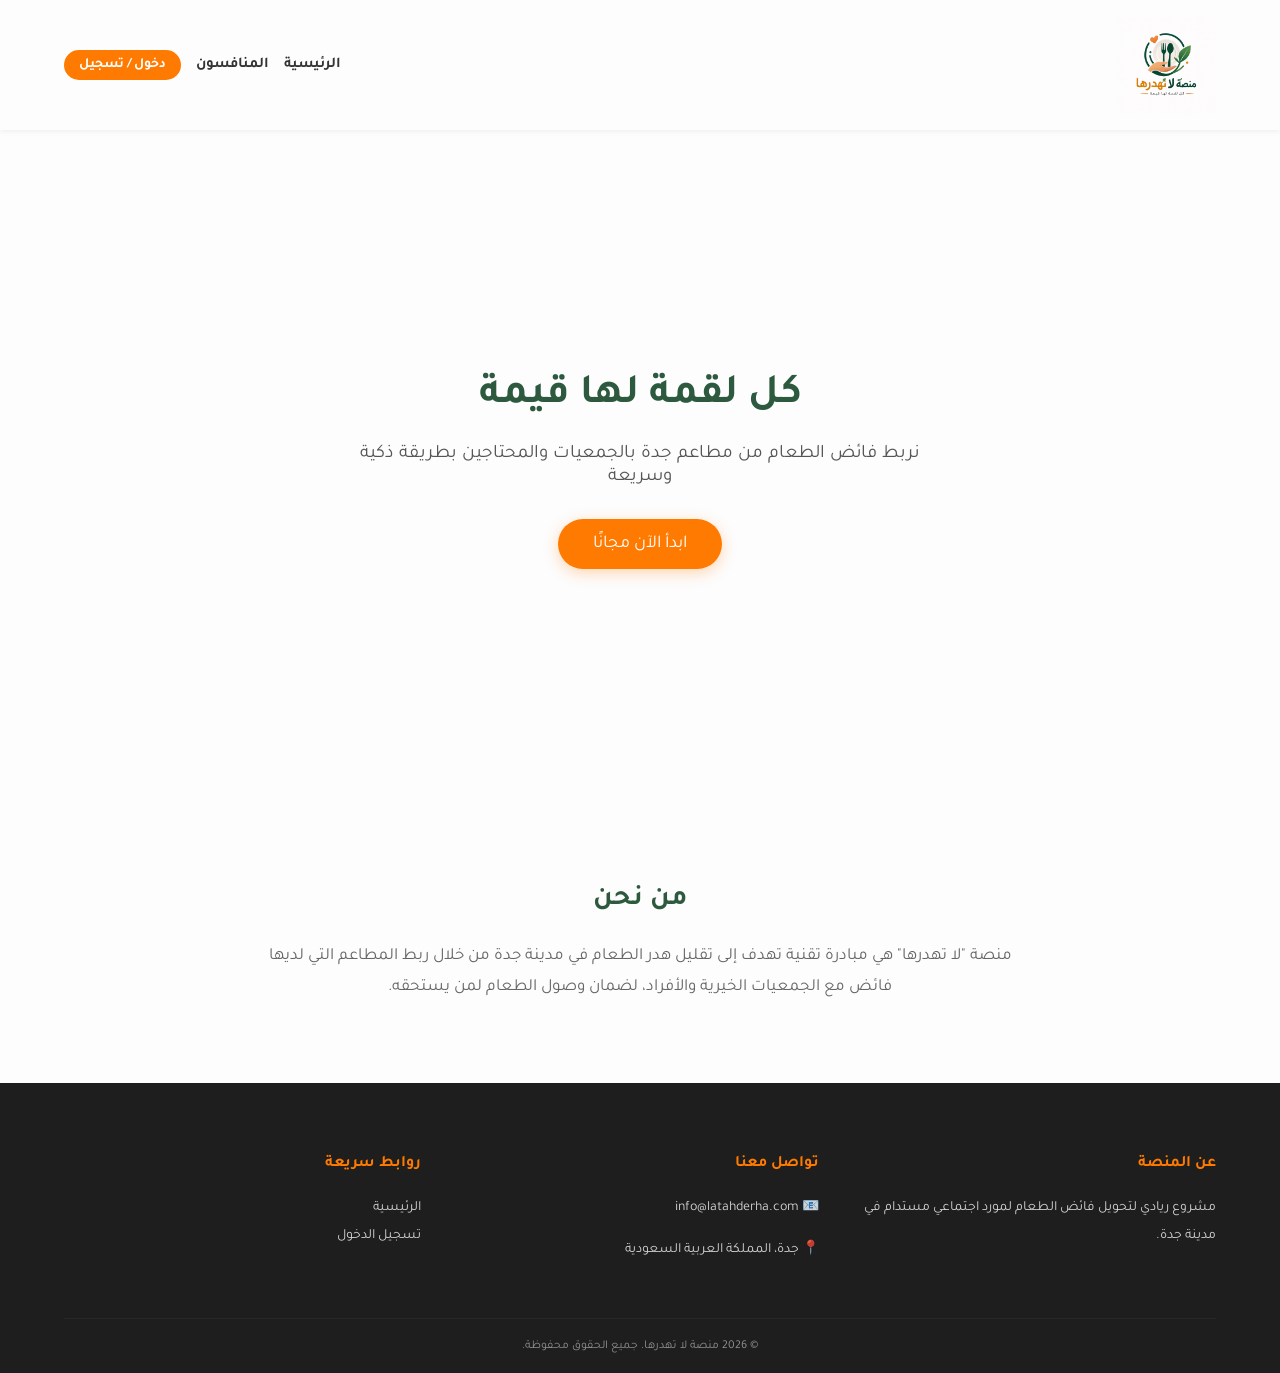
<file: index.html>
<!DOCTYPE html>
<html lang="ar" dir="rtl">
<head>
    <meta charset="UTF-8">
    <meta name="viewport" content="width=device-width, initial-scale=1.0">
    <title>منصة لا تهدرها | الرئيسية</title>

    <link href="https://fonts.googleapis.com/css2?family=Tajawal:wght@400;700&display=swap" rel="stylesheet">

    <style>
        :root {
            --green: #2d5a3f;
            --orange: #ff7a00;
            --logo-bg: #fdfdfd;
        }
        body {
            margin: 0;
            font-family: 'Tajawal', sans-serif;
            background: var(--logo-bg);
            color: #333;
            overflow-x: hidden;
        }
        .container {
            width: 90%;
            max-width: 1200px;
            margin: auto;
        }

        /* Navbar */
        nav {
            background: var(--logo-bg);
            box-shadow: 0 2px 5px rgba(0,0,0,0.05);
            padding: 15px 0;
            position: sticky;
            top: 0;
            z-index: 1000;
        }
        .navbar {
            display: flex;
            justify-content: space-between;
            align-items: center;
            flex-wrap: wrap; /* للسماح بالعناصر بالنزول إذا ضاقت الشاشة */
        }
        .logo { width: 100px; transition: 0.3s; }
        
        nav ul {
            list-style: none;
            display: flex;
            gap: 15px;
            margin: 0;
            padding: 0;
            align-items: center;
        }
        nav a {
            text-decoration: none;
            color: #333;
            font-weight: bold;
            font-size: 15px;
            transition: 0.3s;
        }
        nav a:hover { color: var(--orange); }
        .btn-login {
            background: var(--orange);
            color: #fff !important;
            padding: 8px 15px;
            border-radius: 20px;
            white-space: nowrap;
            font-size: 14px;
        }

        /* Hero Section */
        .hero {
            text-align: center;
            padding: 100px 20px;
            background: linear-gradient(rgba(253,253,253,0.8), rgba(253,253,253,0.8)),
                        url('https://images.unsplash.com/photo-1504674900247-0877df9cc836?q=80&w=1470&auto=format&fit=crop');
            background-size: cover;
            background-position: center;
            min-height: 50vh;
            display: flex;
            align-items: center;
            justify-content: center;
        }
        .hero h1 { 
            font-size: clamp(24px, 8vw, 42px); 
            color: var(--green); 
            margin-bottom: 20px; 
            line-height: 1.3;
        }
        .hero p { 
            font-size: clamp(15px, 4vw, 19px); 
            color: #555; 
            margin-bottom: 30px; 
            max-width: 600px;
            margin-inline: auto;
        }

        .btn-primary-orange {
            background: var(--orange);
            color: white;
            padding: 14px 35px;
            border-radius: 30px;
            font-size: 18px;
            text-decoration: none;
            display: inline-block;
            transition: 0.3s;
            box-shadow: 0 4px 15px rgba(255, 122, 0, 0.3);
        }

        /* About Section */
        .about {
            padding: 80px 0;
            text-align: center;
        }
        .about h2 {
            font-size: 28px;
            color: var(--green);
            margin-bottom: 25px;
        }
        .about p {
            max-width: 750px;
            margin: auto;
            color: #666;
            line-height: 1.8;
            font-size: 17px;
        }

        /* Footer */
        footer {
            background: #1e1e1e;
            color: white;
            padding: 50px 0 20px;
        }
        .footer-content {
            display: grid;
            grid-template-columns: repeat(auto-fit, minmax(200px, 1fr));
            gap: 40px;
            margin-bottom: 40px;
        }
        .footer-box h4 { color: var(--orange); margin-bottom: 20px; }
        .footer-box p, .footer-box a { 
            font-size: 14px; 
            opacity: 0.8; 
            line-height: 2; 
            display: block; 
            text-decoration: none; 
            color: white;
        }
        
        /* --- استعلامات الوسائط (Media Queries) للهواتف --- */

        @media (max-width: 768px) {
            .navbar {
                justify-content: center; /* توسيط الشعار والروابط في الجوال */
                gap: 20px;
            }
            .logo { width: 80px; }
            .hero { padding: 60px 15px; }
            .about { padding: 50px 0; }
        }

        @media (max-width: 480px) {
            nav ul {
                gap: 10px;
            }
            nav a {
                font-size: 13px;
            }
            .btn-login {
                padding: 6px 12px;
            }
            .footer-content {
                text-align: center;
            }
        }
    </style>
</head>

<body>

    <nav>
        <div class="container navbar">
            <img src="لاتهدر.jpeg" class="logo" alt="شعار لا تهدرها">
            <ul>
                <li><a href="index.html">الرئيسية</a></li>
                <li><a href="competitors.html">المنافسون</a></li>
                <li><a href="login.html" class="btn-login">دخول / تسجيل</a></li>
            </ul>
        </div>
    </nav>

    <header class="hero">
        <div class="container">
            <h1>كل لقمة لها قيمة</h1>
            <p>نربط فائض الطعام من مطاعم جدة بالجمعيات والمحتاجين بطريقة ذكية وسريعة</p>
            <a href="login.html" class="btn-primary-orange">ابدأ الآن مجانًا</a>
        </div>
    </header>

    <section class="about">
        <div class="container">
            <h2>من نحن</h2>
            <p>
                منصة "لا تهدرها" هي مبادرة تقنية تهدف إلى تقليل هدر الطعام في مدينة جدة
                من خلال ربط المطاعم التي لديها فائض مع الجمعيات الخيرية والأفراد، لضمان وصول الطعام لمن يستحقه.
            </p>
        </div>
    </section>

    <footer>
        <div class="container">
            <div class="footer-content">
                <div class="footer-box">
                    <h4>عن المنصة</h4>
                    <p>مشروع ريادي لتحويل فائض الطعام لمورد اجتماعي مستدام في مدينة جدة.</p>
                </div>
                <div class="footer-box">
                    <h4>تواصل معنا</h4>
                    <p>📧 info@latahderha.com</p>
                    <p>📍 جدة، المملكة العربية السعودية</p>
                </div>
                <div class="footer-box">
                    <h4>روابط سريعة</h4>
                    <a href="index.html">الرئيسية</a>
                    <a href="login.html">تسجيل الدخول</a>
                </div>
            </div>
            <div class="copyright" style="text-align: center; border-top: 1px solid #333; padding-top: 20px; font-size: 12px; opacity: 0.5;">
                &copy; 2026 منصة لا تهدرها. جميع الحقوق محفوظة.
            </div>
        </div>
    </footer>

</body>
</html>
</file>
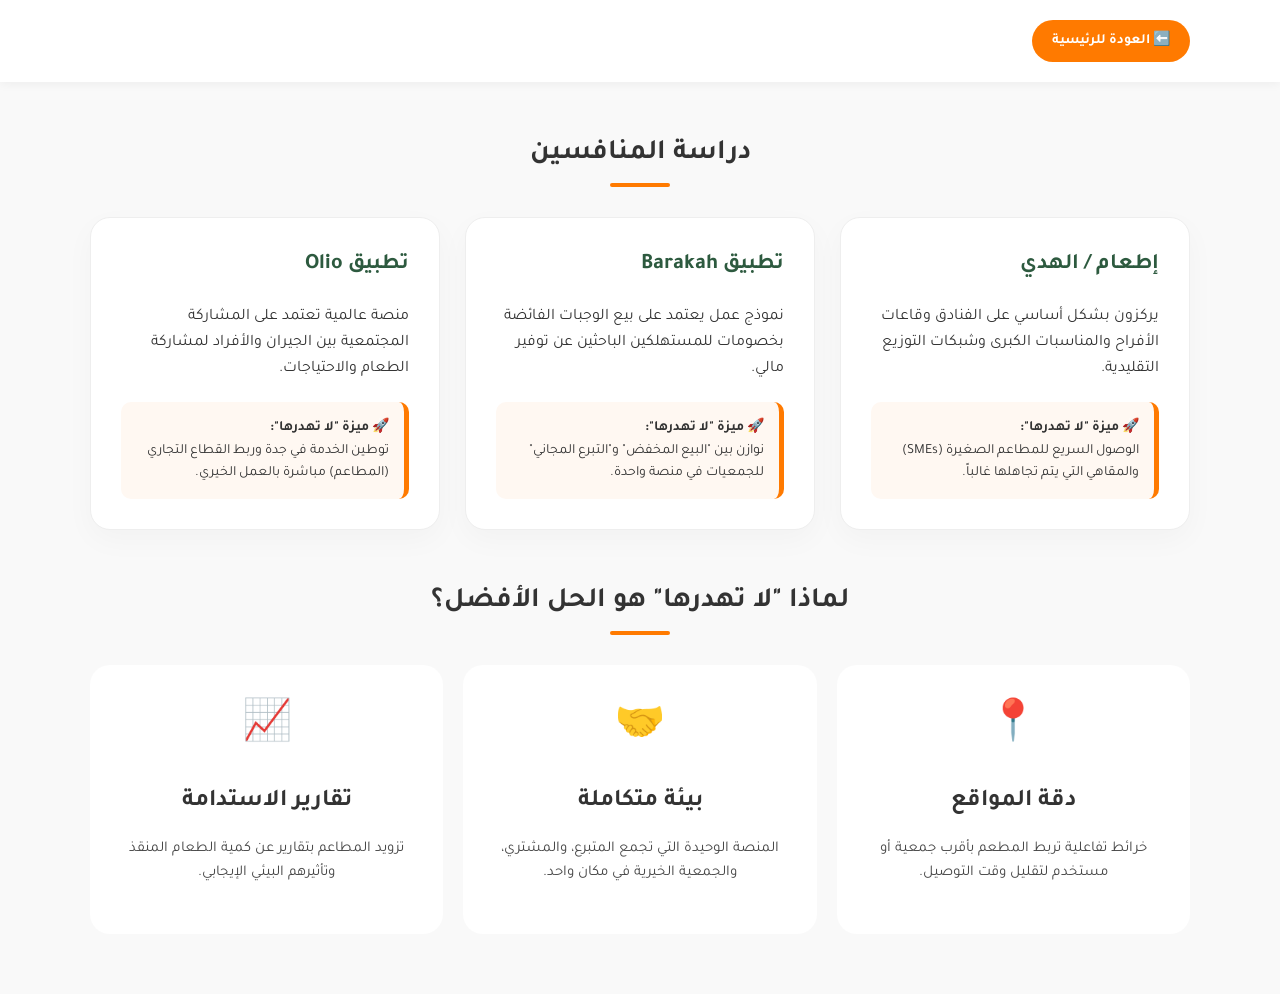
<file: competitors.html>
<!DOCTYPE html>
<html lang="ar" dir="rtl">
<head>
    <meta charset="UTF-8">
    <meta name="viewport" content="width=device-width, initial-scale=1.0">
    <title>المنافسون والميزات | لا تهدرها</title>

    <link href="https://fonts.googleapis.com/css2?family=Tajawal:wght@400;700&display=swap" rel="stylesheet">

    <style>
        :root {
            --orange: #ff7a00;
            --green: #2d5a3f;
            --light-bg: #f9f9f9;
        }

        body {
            margin: 0;
            font-family: 'Tajawal', sans-serif;
            background: var(--light-bg);
            color: #333;
            line-height: 1.6;
        }

        .container {
            width: 90%;
            max-width: 1100px;
            margin: auto;
        }

        .top-bar {
            padding: 20px;
            background: white;
            box-shadow: 0 2px 10px rgba(0,0,0,0.05);
            margin-bottom: 30px;
        }

        .btn-back {
            text-decoration: none;
            background: var(--orange);
            color: white;
            padding: 10px 20px;
            border-radius: 50px;
            font-weight: bold;
            font-size: 14px;
            transition: 0.3s;
            display: inline-block;
        }

        .btn-back:hover { transform: translateX(-5px); background: #e66e00; }

        .section-title {
            text-align: center;
            margin: 50px 0 30px;
            font-size: 28px;
            position: relative;
            padding-bottom: 10px;
        }

        .section-title::after {
            content: '';
            width: 60px;
            height: 4px;
            background: var(--orange);
            position: absolute;
            bottom: 0;
            left: 50%;
            transform: translateX(-50%);
            border-radius: 2px;
        }

        /* شبكة المنافسين */
        .competitors-grid {
            display: grid;
            grid-template-columns: repeat(auto-fit, minmax(300px, 1fr));
            gap: 25px;
        }

        .comp-card {
            background: white;
            padding: 30px;
            border-radius: 20px;
            box-shadow: 0 10px 30px rgba(0,0,0,0.03);
            transition: 0.3s;
            border: 1px solid #eee;
        }

        .comp-card:hover {
            transform: translateY(-10px);
            border-color: var(--orange);
        }

        .comp-card h3 {
            margin-top: 0;
            color: var(--green);
            font-size: 22px;
        }

        .our-edge {
            margin-top: 20px;
            padding: 15px;
            background: #fff8f2;
            border-right: 5px solid var(--orange);
            border-radius: 10px;
            font-size: 14px;
        }

        /* شبكة المميزات */
        .features-grid {
            display: grid;
            grid-template-columns: repeat(auto-fit, minmax(280px, 1fr));
            gap: 20px;
            margin-bottom: 60px;
        }

        .feature-box {
            background: white;
            padding: 30px;
            border-radius: 20px;
            text-align: center;
            transition: 0.3s;
            border-bottom: 4px solid transparent;
        }

        .feature-box:hover {
            background: var(--green);
            color: white;
            border-bottom-color: var(--orange);
        }

        .feature-box h3 { font-size: 24px; margin-bottom: 15px; }
        .feature-box p { font-size: 15px; opacity: 0.9; }

        /* --- الجوال --- */
        @media (max-width: 600px) {
            .section-title { font-size: 22px; }
            .container { width: 95%; }
            .comp-card { padding: 20px; }
        }
    </style>
</head>

<body>

    <div class="top-bar">
        <div class="container">
            <a href="index.html" class="btn-back">⬅️ العودة للرئيسية</a>
        </div>
    </div>

    <div class="container">

        <h2 class="section-title">دراسة المنافسين</h2>

        <div class="competitors-grid">

            <div class="comp-card">
                <h3>إطعام / الهدي</h3>
                <p>يركزون بشكل أساسي على الفنادق وقاعات الأفراح والمناسبات الكبرى وشبكات التوزيع التقليدية.</p>
                <div class="our-edge">
                    <strong>🚀 ميزة "لا تهدرها":</strong><br>
                    الوصول السريع للمطاعم الصغيرة (SMEs) والمقاهي التي يتم تجاهلها غالباً.
                </div>
            </div>

            <div class="comp-card">
                <h3>تطبيق Barakah</h3>
                <p>نموذج عمل يعتمد على بيع الوجبات الفائضة بخصومات للمستهلكين الباحثين عن توفير مالي.</p>
                <div class="our-edge">
                    <strong>🚀 ميزة "لا تهدرها":</strong><br>
                    نوازن بين "البيع المخفض" و"التبرع المجاني" للجمعيات في منصة واحدة.
                </div>
            </div>

            <div class="comp-card">
                <h3>تطبيق Olio</h3>
                <p>منصة عالمية تعتمد على المشاركة المجتمعية بين الجيران والأفراد لمشاركة الطعام والاحتياجات.</p>
                <div class="our-edge">
                    <strong>🚀 ميزة "لا تهدرها":</strong><br>
                    توطين الخدمة في جدة وربط القطاع التجاري (المطاعم) مباشرة بالعمل الخيري.
                </div>
            </div>

        </div>

        <h2 class="section-title">لماذا "لا تهدرها" هو الحل الأفضل؟</h2>

        <div class="features-grid">

            <div class="feature-box">
                <div style="font-size: 40px; margin-bottom: 10px;">📍</div>
                <h3>دقة المواقع</h3>
                <p>خرائط تفاعلية تربط المطعم بأقرب جمعية أو مستخدم لتقليل وقت التوصيل.</p>
            </div>

            <div class="feature-box">
                <div style="font-size: 40px; margin-bottom: 10px;">🤝</div>
                <h3>بيئة متكاملة</h3>
                <p>المنصة الوحيدة التي تجمع المتبرع، والمشتري، والجمعية الخيرية في مكان واحد.</p>
            </div>

            <div class="feature-box">
                <div style="font-size: 40px; margin-bottom: 10px;">📈</div>
                <h3>تقارير الاستدامة</h3>
                <p>تزويد المطاعم بتقارير عن كمية الطعام المنقذ وتأثيرهم البيئي الإيجابي.</p>
            </div>

        </div>

    </div>

</body>
</html>
</file>
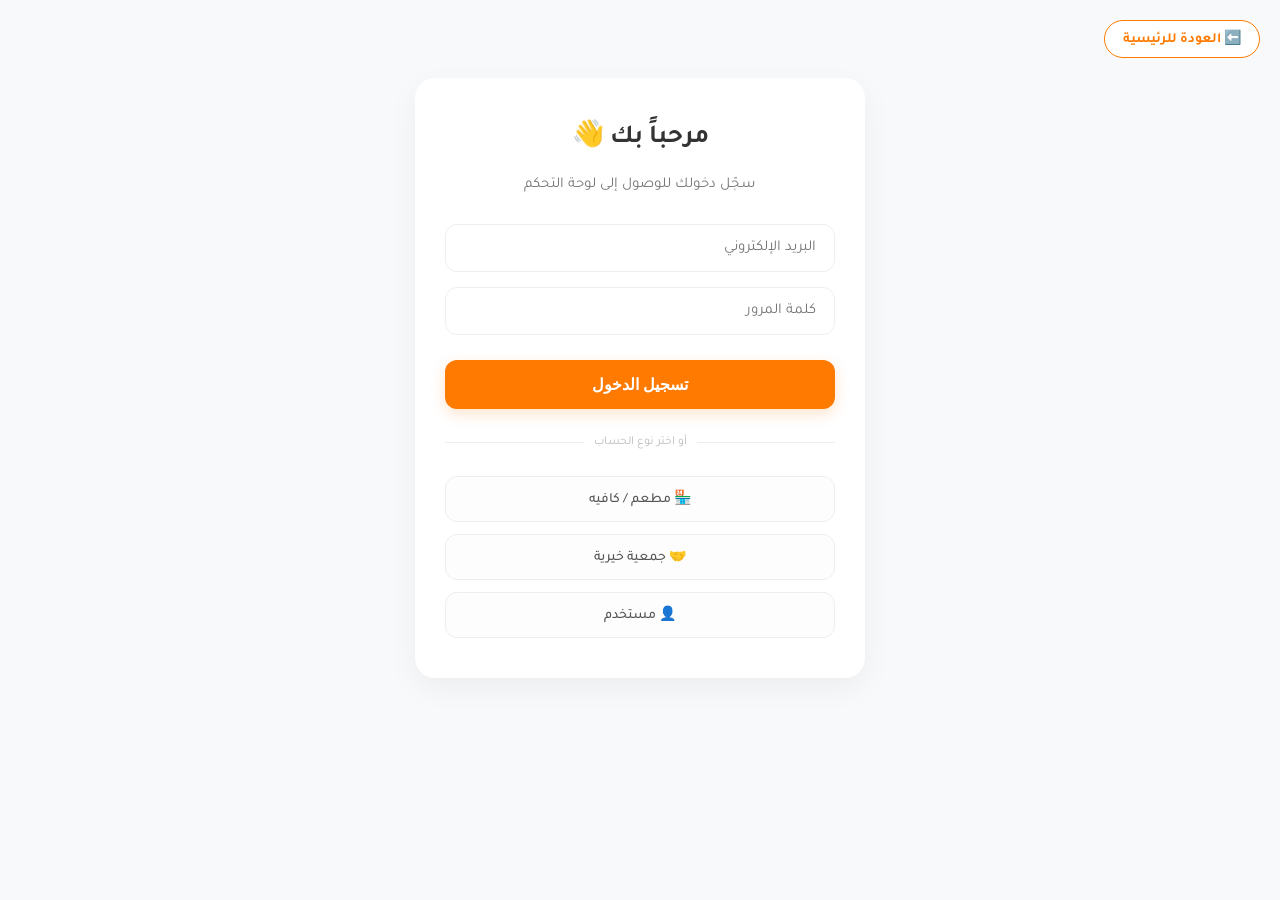
<file: login.html>
<!DOCTYPE html>
<html lang="ar" dir="rtl">
<head>
    <meta charset="UTF-8">
    <meta name="viewport" content="width=device-width, initial-scale=1.0">
    <title>تسجيل الدخول - لا تهدرها</title>

    <link href="https://fonts.googleapis.com/css2?family=Tajawal:wght@400;700&display=swap" rel="stylesheet">

    <style>
        :root {
            --orange: #ff7a00;
            --green: #2e7d32;
            --bg-light: #fdfdfd;
        }

        body {
            margin: 0;
            font-family: 'Tajawal', sans-serif;
            background: #f8f9fa;
            min-height: 100vh;
            display: flex;
            flex-direction: column;
            align-items: center;
        }

        .top-bar {
            width: 100%;
            padding: 20px;
            box-sizing: border-box;
        }

        .btn-back {
            text-decoration: none;
            background: #fff;
            color: var(--orange);
            padding: 8px 18px;
            border-radius: 50px;
            font-size: 14px;
            font-weight: bold;
            display: inline-block;
            transition: 0.3s;
            border: 1px solid var(--orange);
        }

        .btn-back:hover {
            background: var(--orange);
            color: white;
        }

        .login-container {
            width: 90%;
            max-width: 450px;
            background: white;
            padding: 40px 30px;
            border-radius: 20px;
            box-shadow: 0 10px 30px rgba(0,0,0,0.05);
            text-align: center;
            box-sizing: border-box;
            margin-bottom: 40px;
        }

        h2 { margin-top: 0; font-size: 26px; color: #333; }
        p { color: #777; margin-bottom: 30px; font-size: 15px; }

        .input-box { width: 100%; margin-bottom: 15px; }

        input {
            width: 100%;
            padding: 14px 18px;
            border-radius: 12px;
            border: 1.5px solid #eee;
            box-sizing: border-box;
            font-family: 'Tajawal', sans-serif;
            outline: none;
            transition: 0.3s;
            font-size: 15px;
        }

        input:focus {
            border-color: var(--orange);
            background: #fffcf9;
        }

        .login-btn {
            width: 100%;
            background: var(--orange);
            color: white;
            padding: 15px;
            border: none;
            border-radius: 12px;
            cursor: pointer;
            font-weight: bold;
            font-size: 16px;
            margin: 10px 0 25px;
            transition: 0.3s;
            box-shadow: 0 5px 15px rgba(255, 122, 0, 0.2);
        }

        .login-btn:hover { background: #e66e00; transform: translateY(-2px); }

        .user-selection {
            display: grid;
            grid-template-columns: 1fr; /* ترتيب عمودي افتراضي */
            gap: 12px;
        }

        .user-box {
            display: flex;
            align-items: center;
            justify-content: center;
            padding: 12px;
            background: #fdfdfd;
            border: 1px solid #eee;
            border-radius: 12px;
            text-decoration: none;
            color: #555;
            transition: 0.3s;
            font-weight: 500;
            font-size: 14px;
        }

        .user-box:hover {
            background: #fff3e6;
            border-color: var(--orange);
            color: var(--orange);
        }

        /* --- تعديلات التجاوب --- */
        @media (max-width: 480px) {
            .login-container {
                padding: 30px 20px;
                margin-top: 10px;
            }
            h2 { font-size: 22px; }
            .btn-back { padding: 6px 14px; font-size: 13px; }
        }
    </style>
</head>

<body>

<div class="top-bar">
    <a href="index.html" class="btn-back">⬅️ العودة للرئيسية</a>
</div>

<div class="login-container">
    <h2>مرحباً بك 👋</h2>
    <p>سجّل دخولك للوصول إلى لوحة التحكم</p>

    <div class="input-box">
        <input type="email" placeholder="البريد الإلكتروني" required>
    </div>

    <div class="input-box">
        <input type="password" placeholder="كلمة المرور" required>
    </div>

    <button class="login-btn">تسجيل الدخول</button>

    <div style="display: flex; align-items: center; margin-bottom: 25px;">
        <hr style="flex: 1; border: 0; border-top: 1px solid #eee;">
        <span style="padding: 0 10px; color: #bbb; font-size: 12px;">أو اختر نوع الحساب</span>
        <hr style="flex: 1; border: 0; border-top: 1px solid #eee;">
    </div>

    <div class="user-selection">
      <a href="restaurant-dash.html" class="user-box">🏪 مطعم / كافيه</a>
      <a href="charity-dash.html" class="user-box">🤝 جمعية خيرية</a>
      <a href="user-dash.html" class="user-box">👤 مستخدم</a>
    </div>
</div>

</body>
</html>
</file>
